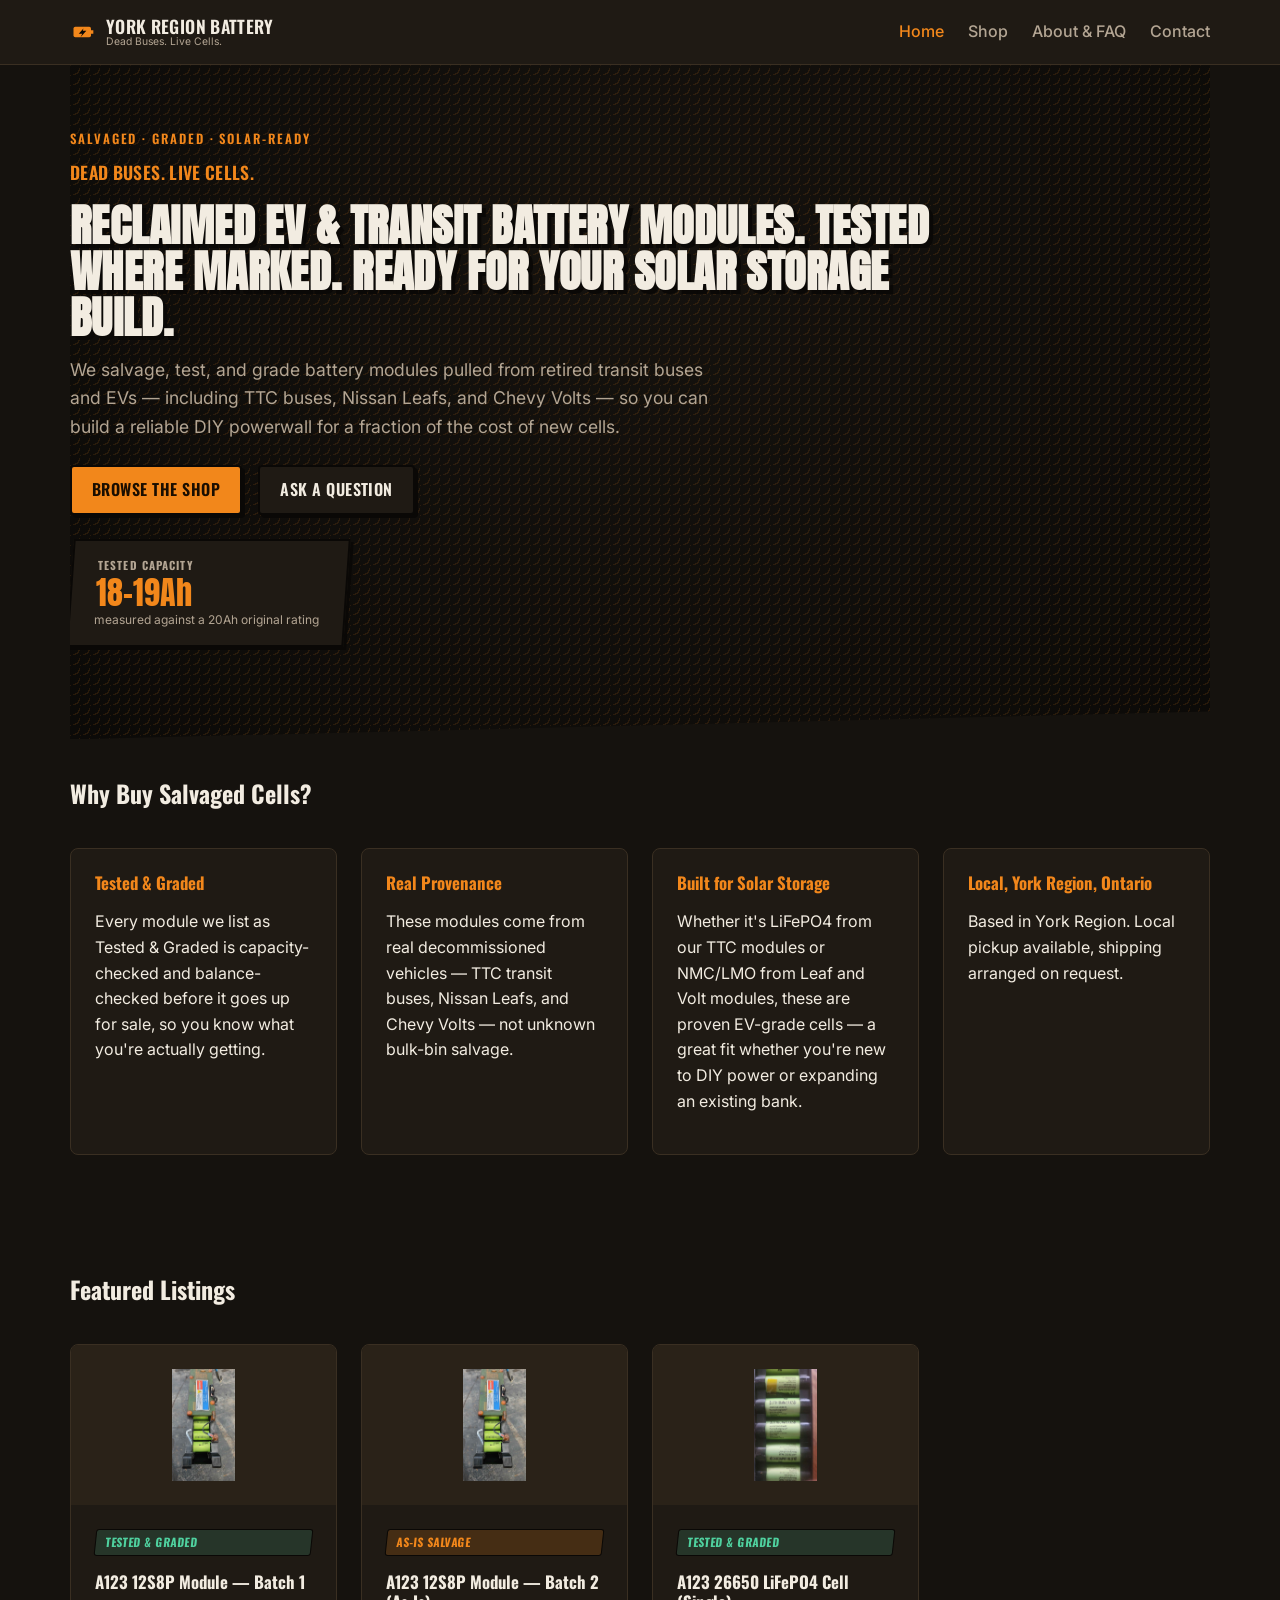
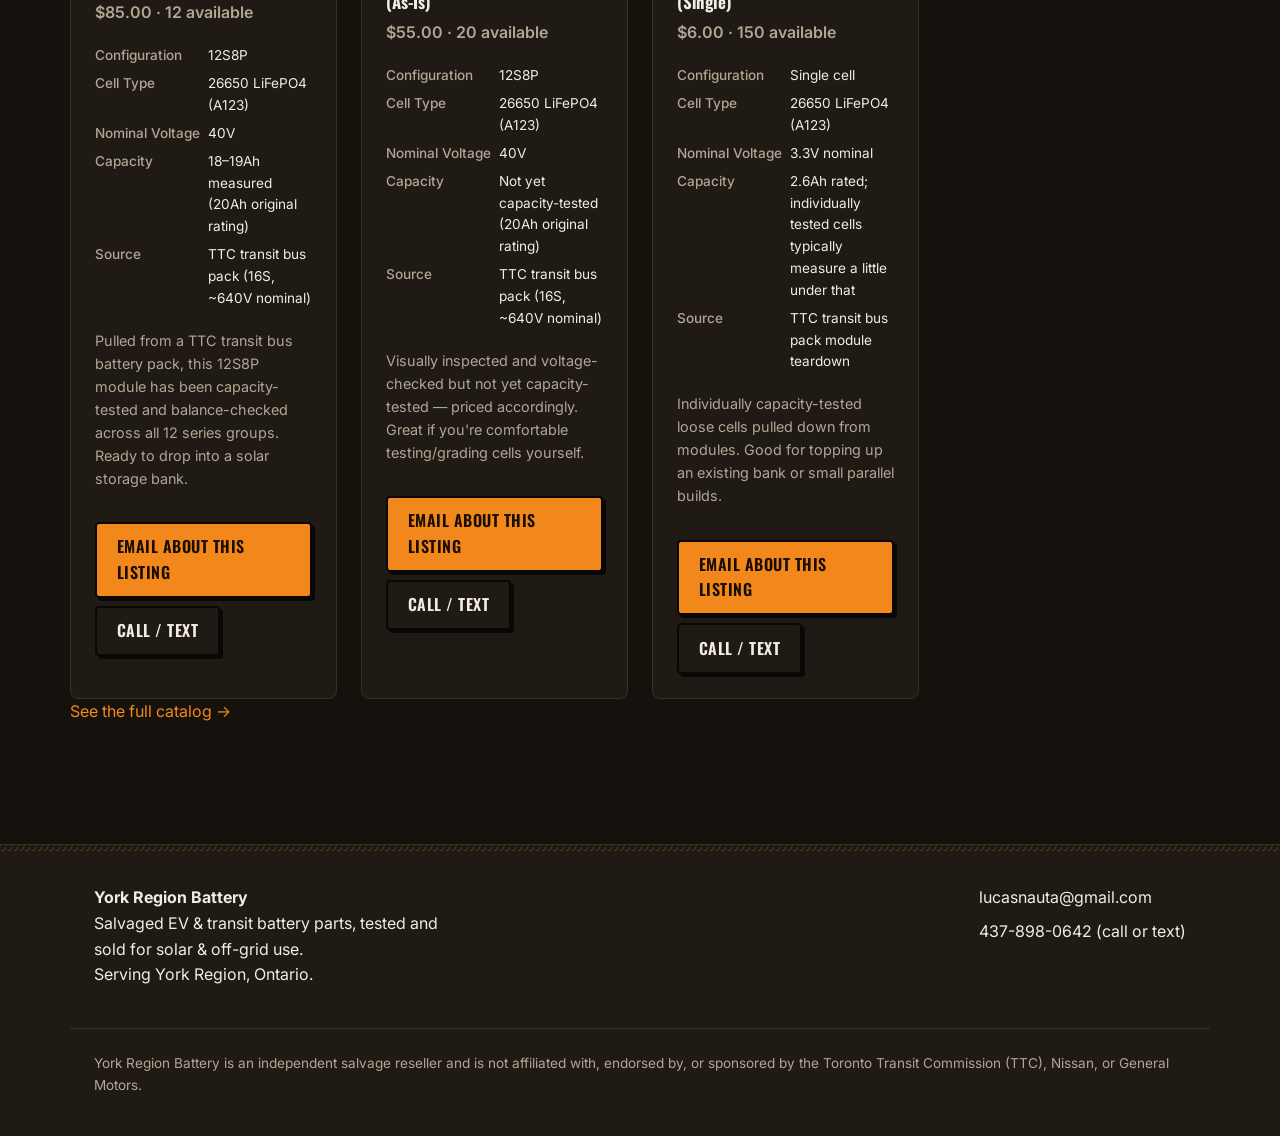
<file: index.html>
<!DOCTYPE html>
<html lang="en">
<head>
  <meta charset="UTF-8">
  <meta name="viewport" content="width=device-width, initial-scale=1.0">
  <title>York Region Battery | Salvaged EV &amp; Transit Battery Modules for Solar Storage</title>
  <meta name="description" content="York Region Battery sells tested, salvaged battery modules reclaimed from TTC transit buses, Nissan Leafs, and Chevy Volts — ideal for DIY solar and off-grid power storage in York Region, Ontario.">
  <link rel="icon" type="image/svg+xml" href="favicon.svg">
  <link rel="preconnect" href="https://fonts.googleapis.com">
  <link rel="preconnect" href="https://fonts.gstatic.com" crossorigin>
  <link href="https://fonts.googleapis.com/css2?family=Anton&family=Oswald:wght@500;600;700&family=Inter:wght@400;500;600&display=swap" rel="stylesheet">
  <link rel="stylesheet" href="css/style.css">
</head>
<body>
  <header class="site-header">
    <div class="container site-header__inner">
      <a class="brand" href="index.html">
        <img class="brand__mark" src="images/placeholders/brand-mark.svg" alt="" width="28" height="28">
        <span class="brand__text">
          <span class="brand__name">York Region Battery</span>
          <span class="brand__tagline">Dead Buses. Live Cells.</span>
        </span>
      </a>
      <nav class="site-nav" aria-label="Primary">
        <a href="index.html" aria-current="page">Home</a>
        <a href="shop.html">Shop</a>
        <a href="about.html">About &amp; FAQ</a>
        <a href="contact.html">Contact</a>
      </nav>
    </div>
  </header>

  <main>
    <section class="hero container">
      <p class="eyebrow">Salvaged &middot; Graded &middot; Solar-Ready</p>
      <p class="hero__tagline">Dead Buses. Live Cells.</p>
      <h1>Reclaimed EV &amp; Transit Battery Modules. Tested Where Marked. Ready for Your Solar Storage Build.</h1>
      <p class="hero__subhead">We salvage, test, and grade battery modules pulled from retired transit buses and EVs — including TTC buses, Nissan Leafs, and Chevy Volts — so you can build a reliable DIY powerwall for a fraction of the cost of new cells.</p>
      <div class="hero__actions">
        <a class="button button--primary" href="shop.html">Browse the Shop</a>
        <a class="button button--secondary" href="contact.html">Ask a Question</a>
      </div>
      <div class="hero__stat">
        <span class="hero__stat-label">Tested Capacity</span>
        <span class="hero__stat-number">18&ndash;19Ah</span>
        <span class="hero__stat-sub">measured against a 20Ah original rating</span>
      </div>
    </section>

    <section class="page-section container">
      <h2>Why Buy Salvaged Cells?</h2>
      <div class="trust-grid">
        <div class="trust-card">
          <h3>Tested &amp; Graded</h3>
          <p>Every module we list as Tested &amp; Graded is capacity-checked and balance-checked before it goes up for sale, so you know what you're actually getting.</p>
        </div>
        <div class="trust-card">
          <h3>Real Provenance</h3>
          <p>These modules come from real decommissioned vehicles — TTC transit buses, Nissan Leafs, and Chevy Volts — not unknown bulk-bin salvage.</p>
        </div>
        <div class="trust-card">
          <h3>Built for Solar Storage</h3>
          <p>Whether it's LiFePO4 from our TTC modules or NMC/LMO from Leaf and Volt modules, these are proven EV-grade cells — a great fit whether you're new to DIY power or expanding an existing bank.</p>
        </div>
        <div class="trust-card">
          <h3>Local, York Region, Ontario</h3>
          <p>Based in York Region. Local pickup available, shipping arranged on request.</p>
        </div>
      </div>
    </section>

    <section class="page-section container">
      <h2>Featured Listings</h2>
      <div id="featured-listings" class="catalog-grid"></div>
      <p><a href="shop.html">See the full catalog &rarr;</a></p>
    </section>
  </main>

  <footer class="site-footer">
    <div class="container site-footer__inner">
      <div class="site-footer__brand">
        <strong>York Region Battery</strong>
        <p>Salvaged EV &amp; transit battery parts, tested and sold for solar &amp; off-grid use.<br>Serving York Region, Ontario.</p>
      </div>
      <div class="site-footer__contact">
        <a href="mailto:lucasnauta@gmail.com">lucasnauta@gmail.com</a>
        <a href="tel:+14378980642">437-898-0642 (call or text)</a>
      </div>
    </div>
    <div class="container site-footer__legal">
      <p>York Region Battery is an independent salvage reseller and is not affiliated with, endorsed by, or sponsored by the Toronto Transit Commission (TTC), Nissan, or General Motors.</p>
    </div>
  </footer>

  <script src="js/listings.js"></script>
  <script src="js/format.js"></script>
  <script src="js/catalog.js"></script>
  <script src="js/home-page.js"></script>
</body>
</html>
</file>
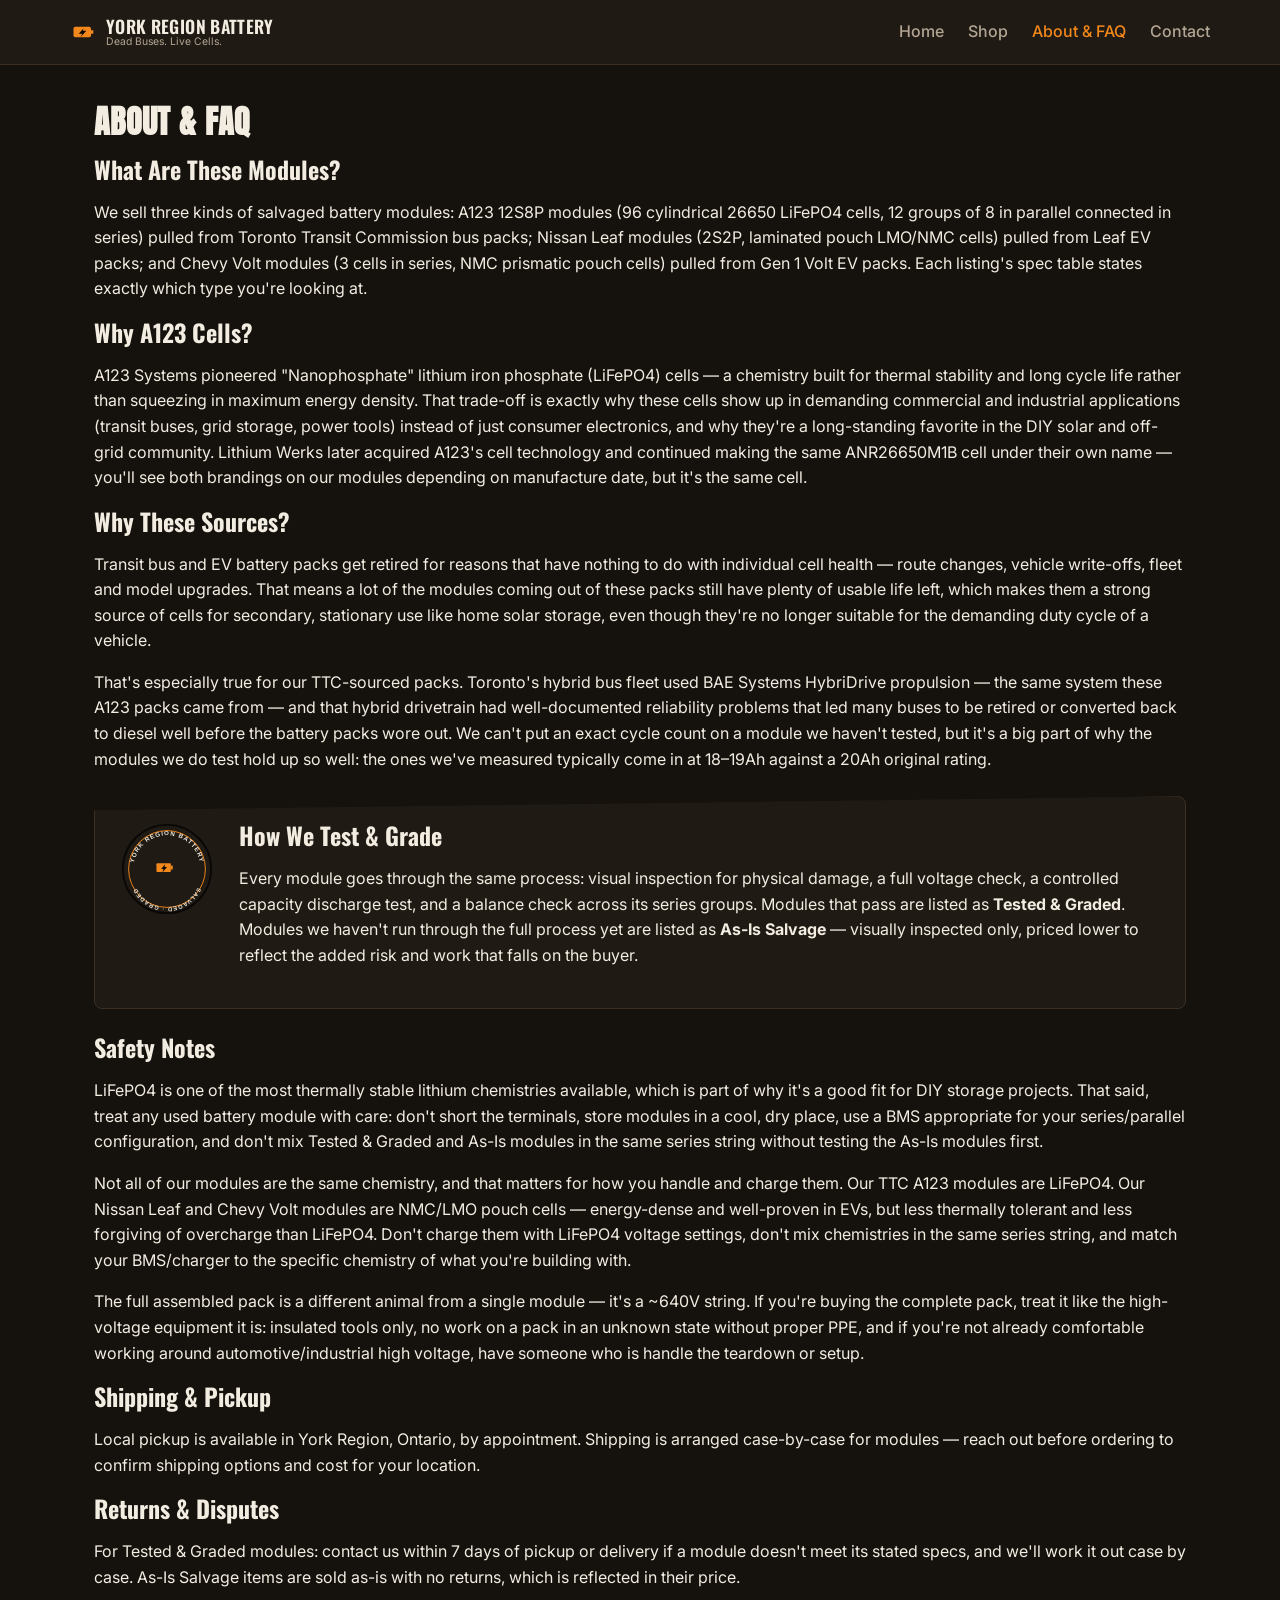
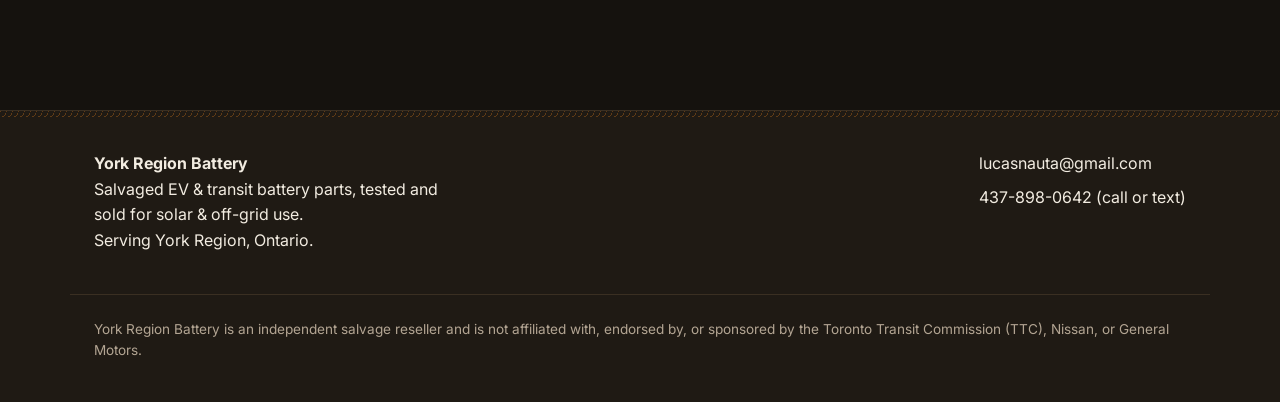
<file: about.html>
<!DOCTYPE html>
<html lang="en">
<head>
  <meta charset="UTF-8">
  <meta name="viewport" content="width=device-width, initial-scale=1.0">
  <title>About &amp; FAQ | York Region Battery</title>
  <meta name="description" content="What our salvaged EV and transit battery modules are, why they come from TTC buses, Nissan Leafs, and Chevy Volts, how York Region Battery tests and grades them, and our safety, shipping, and return policies.">
  <link rel="icon" type="image/svg+xml" href="favicon.svg">
  <link rel="preconnect" href="https://fonts.googleapis.com">
  <link rel="preconnect" href="https://fonts.gstatic.com" crossorigin>
  <link href="https://fonts.googleapis.com/css2?family=Anton&family=Oswald:wght@500;600;700&family=Inter:wght@400;500;600&display=swap" rel="stylesheet">
  <link rel="stylesheet" href="css/style.css">
</head>
<body>
  <header class="site-header">
    <div class="container site-header__inner">
      <a class="brand" href="index.html">
        <img class="brand__mark" src="images/placeholders/brand-mark.svg" alt="" width="28" height="28">
        <span class="brand__text">
          <span class="brand__name">York Region Battery</span>
          <span class="brand__tagline">Dead Buses. Live Cells.</span>
        </span>
      </a>
      <nav class="site-nav" aria-label="Primary">
        <a href="index.html">Home</a>
        <a href="shop.html">Shop</a>
        <a href="about.html" aria-current="page">About &amp; FAQ</a>
        <a href="contact.html">Contact</a>
      </nav>
    </div>
  </header>

  <main class="container">
    <section class="page-section">
      <h1>About &amp; FAQ</h1>

      <h2>What Are These Modules?</h2>
      <p>We sell three kinds of salvaged battery modules: A123 12S8P modules (96 cylindrical 26650 LiFePO4 cells, 12 groups of 8 in parallel connected in series) pulled from Toronto Transit Commission bus packs; Nissan Leaf modules (2S2P, laminated pouch LMO/NMC cells) pulled from Leaf EV packs; and Chevy Volt modules (3 cells in series, NMC prismatic pouch cells) pulled from Gen 1 Volt EV packs. Each listing's spec table states exactly which type you're looking at.</p>

      <h2>Why A123 Cells?</h2>
      <p>A123 Systems pioneered "Nanophosphate" lithium iron phosphate (LiFePO4) cells — a chemistry built for thermal stability and long cycle life rather than squeezing in maximum energy density. That trade-off is exactly why these cells show up in demanding commercial and industrial applications (transit buses, grid storage, power tools) instead of just consumer electronics, and why they're a long-standing favorite in the DIY solar and off-grid community. Lithium Werks later acquired A123's cell technology and continued making the same ANR26650M1B cell under their own name — you'll see both brandings on our modules depending on manufacture date, but it's the same cell.</p>

      <h2>Why These Sources?</h2>
      <p>Transit bus and EV battery packs get retired for reasons that have nothing to do with individual cell health — route changes, vehicle write-offs, fleet and model upgrades. That means a lot of the modules coming out of these packs still have plenty of usable life left, which makes them a strong source of cells for secondary, stationary use like home solar storage, even though they're no longer suitable for the demanding duty cycle of a vehicle.</p>
      <p>That's especially true for our TTC-sourced packs. Toronto's hybrid bus fleet used BAE Systems HybriDrive propulsion — the same system these A123 packs came from — and that hybrid drivetrain had well-documented reliability problems that led many buses to be retired or converted back to diesel well before the battery packs wore out. We can't put an exact cycle count on a module we haven't tested, but it's a big part of why the modules we do test hold up so well: the ones we've measured typically come in at 18–19Ah against a 20Ah original rating.</p>

      <div class="section-accent">
        <img class="stamp-mark" src="images/placeholders/inspection-stamp.svg" alt="" width="96" height="96">
        <div>
          <h2>How We Test &amp; Grade</h2>
          <p>Every module goes through the same process: visual inspection for physical damage, a full voltage check, a controlled capacity discharge test, and a balance check across its series groups. Modules that pass are listed as <strong>Tested &amp; Graded</strong>. Modules we haven't run through the full process yet are listed as <strong>As-Is Salvage</strong> — visually inspected only, priced lower to reflect the added risk and work that falls on the buyer.</p>
        </div>
      </div>

      <h2>Safety Notes</h2>
      <p>LiFePO4 is one of the most thermally stable lithium chemistries available, which is part of why it's a good fit for DIY storage projects. That said, treat any used battery module with care: don't short the terminals, store modules in a cool, dry place, use a BMS appropriate for your series/parallel configuration, and don't mix Tested &amp; Graded and As-Is modules in the same series string without testing the As-Is modules first.</p>
      <p>Not all of our modules are the same chemistry, and that matters for how you handle and charge them. Our TTC A123 modules are LiFePO4. Our Nissan Leaf and Chevy Volt modules are NMC/LMO pouch cells — energy-dense and well-proven in EVs, but less thermally tolerant and less forgiving of overcharge than LiFePO4. Don't charge them with LiFePO4 voltage settings, don't mix chemistries in the same series string, and match your BMS/charger to the specific chemistry of what you're building with.</p>
      <p>The full assembled pack is a different animal from a single module — it's a ~640V string. If you're buying the complete pack, treat it like the high-voltage equipment it is: insulated tools only, no work on a pack in an unknown state without proper PPE, and if you're not already comfortable working around automotive/industrial high voltage, have someone who is handle the teardown or setup.</p>

      <h2>Shipping &amp; Pickup</h2>
      <p>Local pickup is available in York Region, Ontario, by appointment. Shipping is arranged case-by-case for modules — reach out before ordering to confirm shipping options and cost for your location.</p>

      <h2>Returns &amp; Disputes</h2>
      <p>For Tested &amp; Graded modules: contact us within 7 days of pickup or delivery if a module doesn't meet its stated specs, and we'll work it out case by case. As-Is Salvage items are sold as-is with no returns, which is reflected in their price.</p>
    </section>
  </main>

  <footer class="site-footer">
    <div class="container site-footer__inner">
      <div class="site-footer__brand">
        <strong>York Region Battery</strong>
        <p>Salvaged EV &amp; transit battery parts, tested and sold for solar &amp; off-grid use.<br>Serving York Region, Ontario.</p>
      </div>
      <div class="site-footer__contact">
        <a href="mailto:lucasnauta@gmail.com">lucasnauta@gmail.com</a>
        <a href="tel:+14378980642">437-898-0642 (call or text)</a>
      </div>
    </div>
    <div class="container site-footer__legal">
      <p>York Region Battery is an independent salvage reseller and is not affiliated with, endorsed by, or sponsored by the Toronto Transit Commission (TTC), Nissan, or General Motors.</p>
    </div>
  </footer>
</body>
</html>
</file>
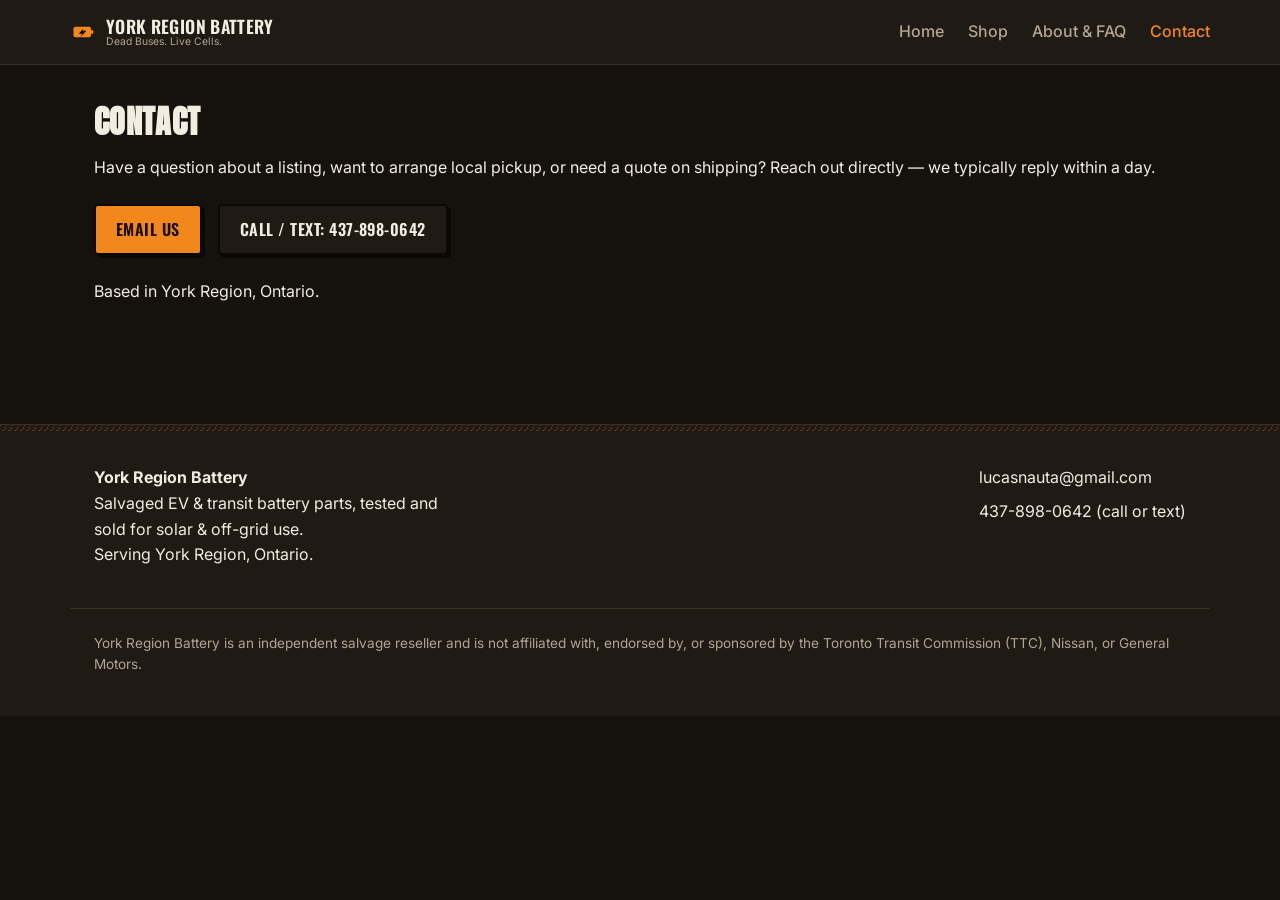
<file: contact.html>
<!DOCTYPE html>
<html lang="en">
<head>
  <meta charset="UTF-8">
  <meta name="viewport" content="width=device-width, initial-scale=1.0">
  <title>Contact | York Region Battery</title>
  <meta name="description" content="Contact York Region Battery by email or phone about salvaged EV and transit battery module listings, local pickup, or shipping in York Region, Ontario.">
  <link rel="icon" type="image/svg+xml" href="favicon.svg">
  <link rel="preconnect" href="https://fonts.googleapis.com">
  <link rel="preconnect" href="https://fonts.gstatic.com" crossorigin>
  <link href="https://fonts.googleapis.com/css2?family=Anton&family=Oswald:wght@500;600;700&family=Inter:wght@400;500;600&display=swap" rel="stylesheet">
  <link rel="stylesheet" href="css/style.css">
</head>
<body>
  <header class="site-header">
    <div class="container site-header__inner">
      <a class="brand" href="index.html">
        <img class="brand__mark" src="images/placeholders/brand-mark.svg" alt="" width="28" height="28">
        <span class="brand__text">
          <span class="brand__name">York Region Battery</span>
          <span class="brand__tagline">Dead Buses. Live Cells.</span>
        </span>
      </a>
      <nav class="site-nav" aria-label="Primary">
        <a href="index.html">Home</a>
        <a href="shop.html">Shop</a>
        <a href="about.html">About &amp; FAQ</a>
        <a href="contact.html" aria-current="page">Contact</a>
      </nav>
    </div>
  </header>

  <main class="container">
    <section class="page-section">
      <h1>Contact</h1>
      <p>Have a question about a listing, want to arrange local pickup, or need a quote on shipping? Reach out directly — we typically reply within a day.</p>
      <div class="contact-actions">
        <a class="button button--primary" href="mailto:lucasnauta@gmail.com?subject=General%20Inquiry">Email Us</a>
        <a class="button button--secondary" href="tel:+14378980642">Call / Text: 437-898-0642</a>
      </div>
      <p>Based in York Region, Ontario.</p>
    </section>
  </main>

  <footer class="site-footer">
    <div class="container site-footer__inner">
      <div class="site-footer__brand">
        <strong>York Region Battery</strong>
        <p>Salvaged EV &amp; transit battery parts, tested and sold for solar &amp; off-grid use.<br>Serving York Region, Ontario.</p>
      </div>
      <div class="site-footer__contact">
        <a href="mailto:lucasnauta@gmail.com">lucasnauta@gmail.com</a>
        <a href="tel:+14378980642">437-898-0642 (call or text)</a>
      </div>
    </div>
    <div class="container site-footer__legal">
      <p>York Region Battery is an independent salvage reseller and is not affiliated with, endorsed by, or sponsored by the Toronto Transit Commission (TTC), Nissan, or General Motors.</p>
    </div>
  </footer>
</body>
</html>
</file>
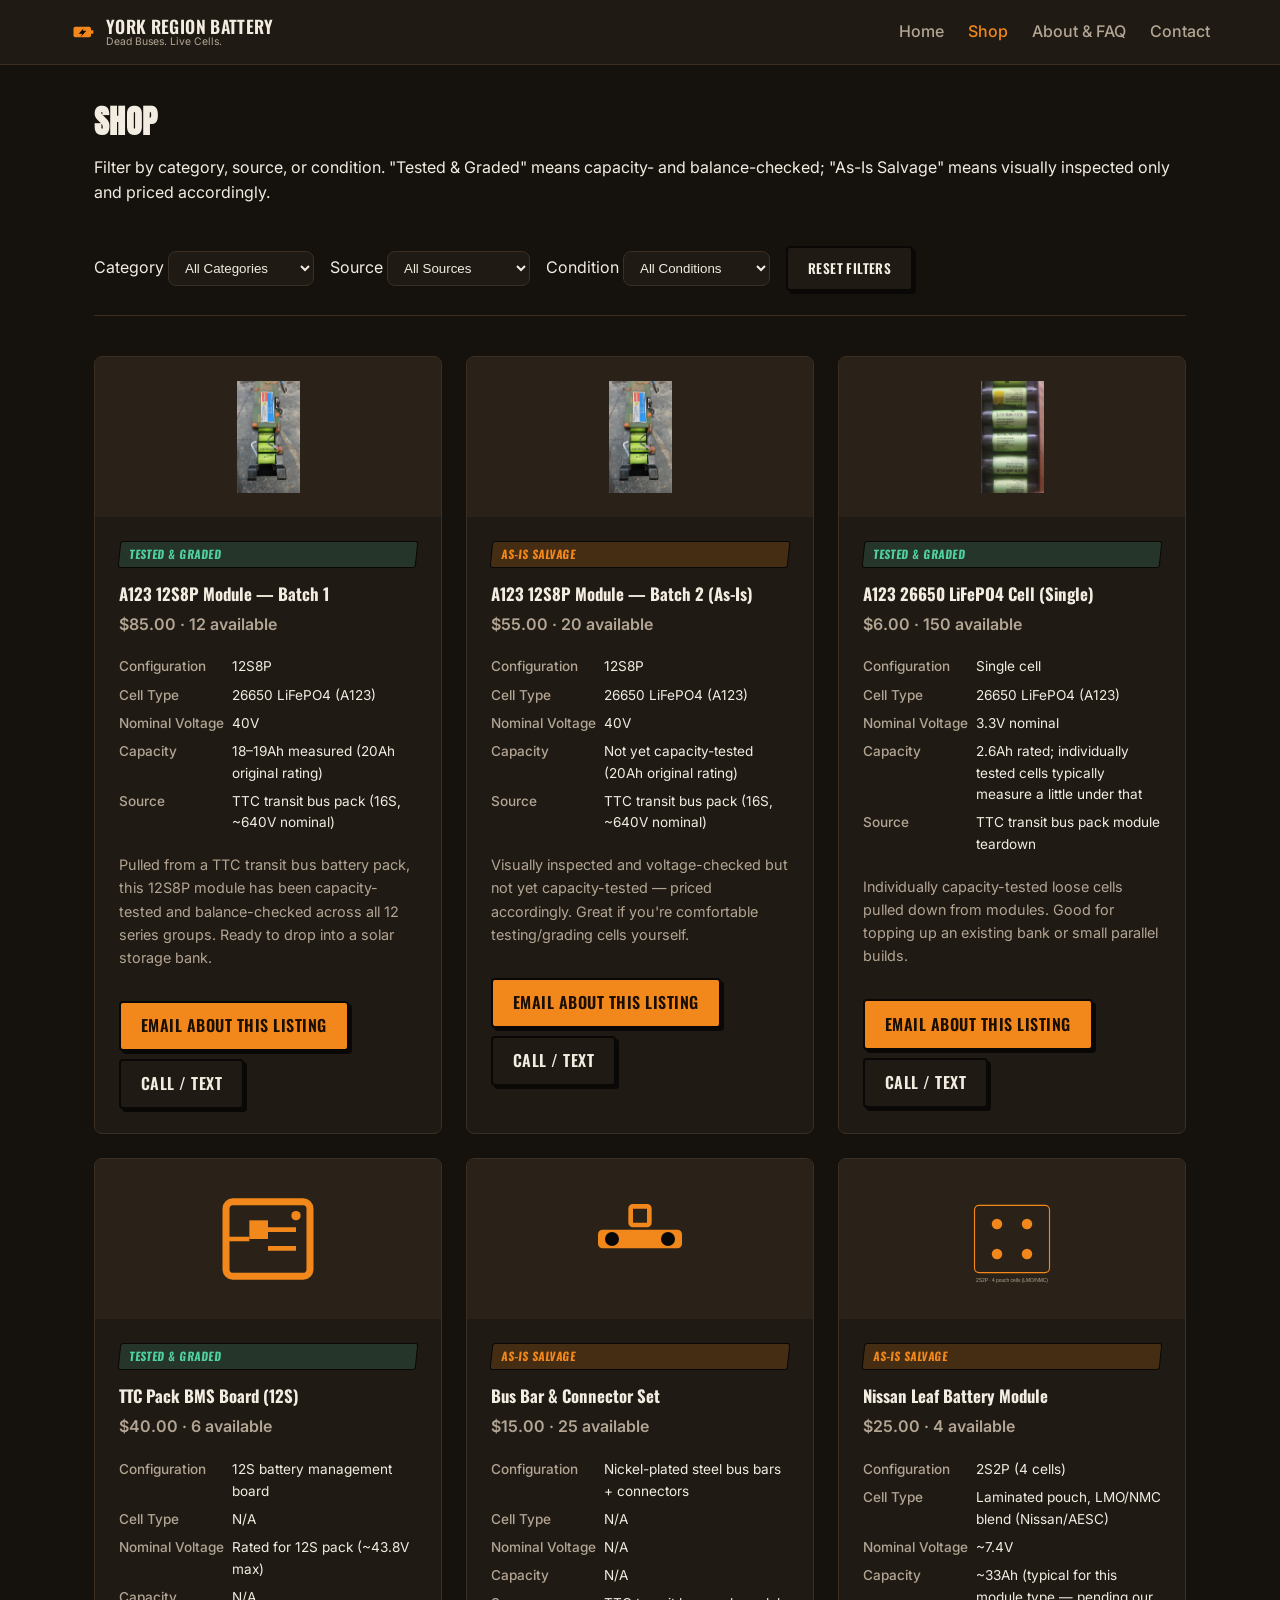
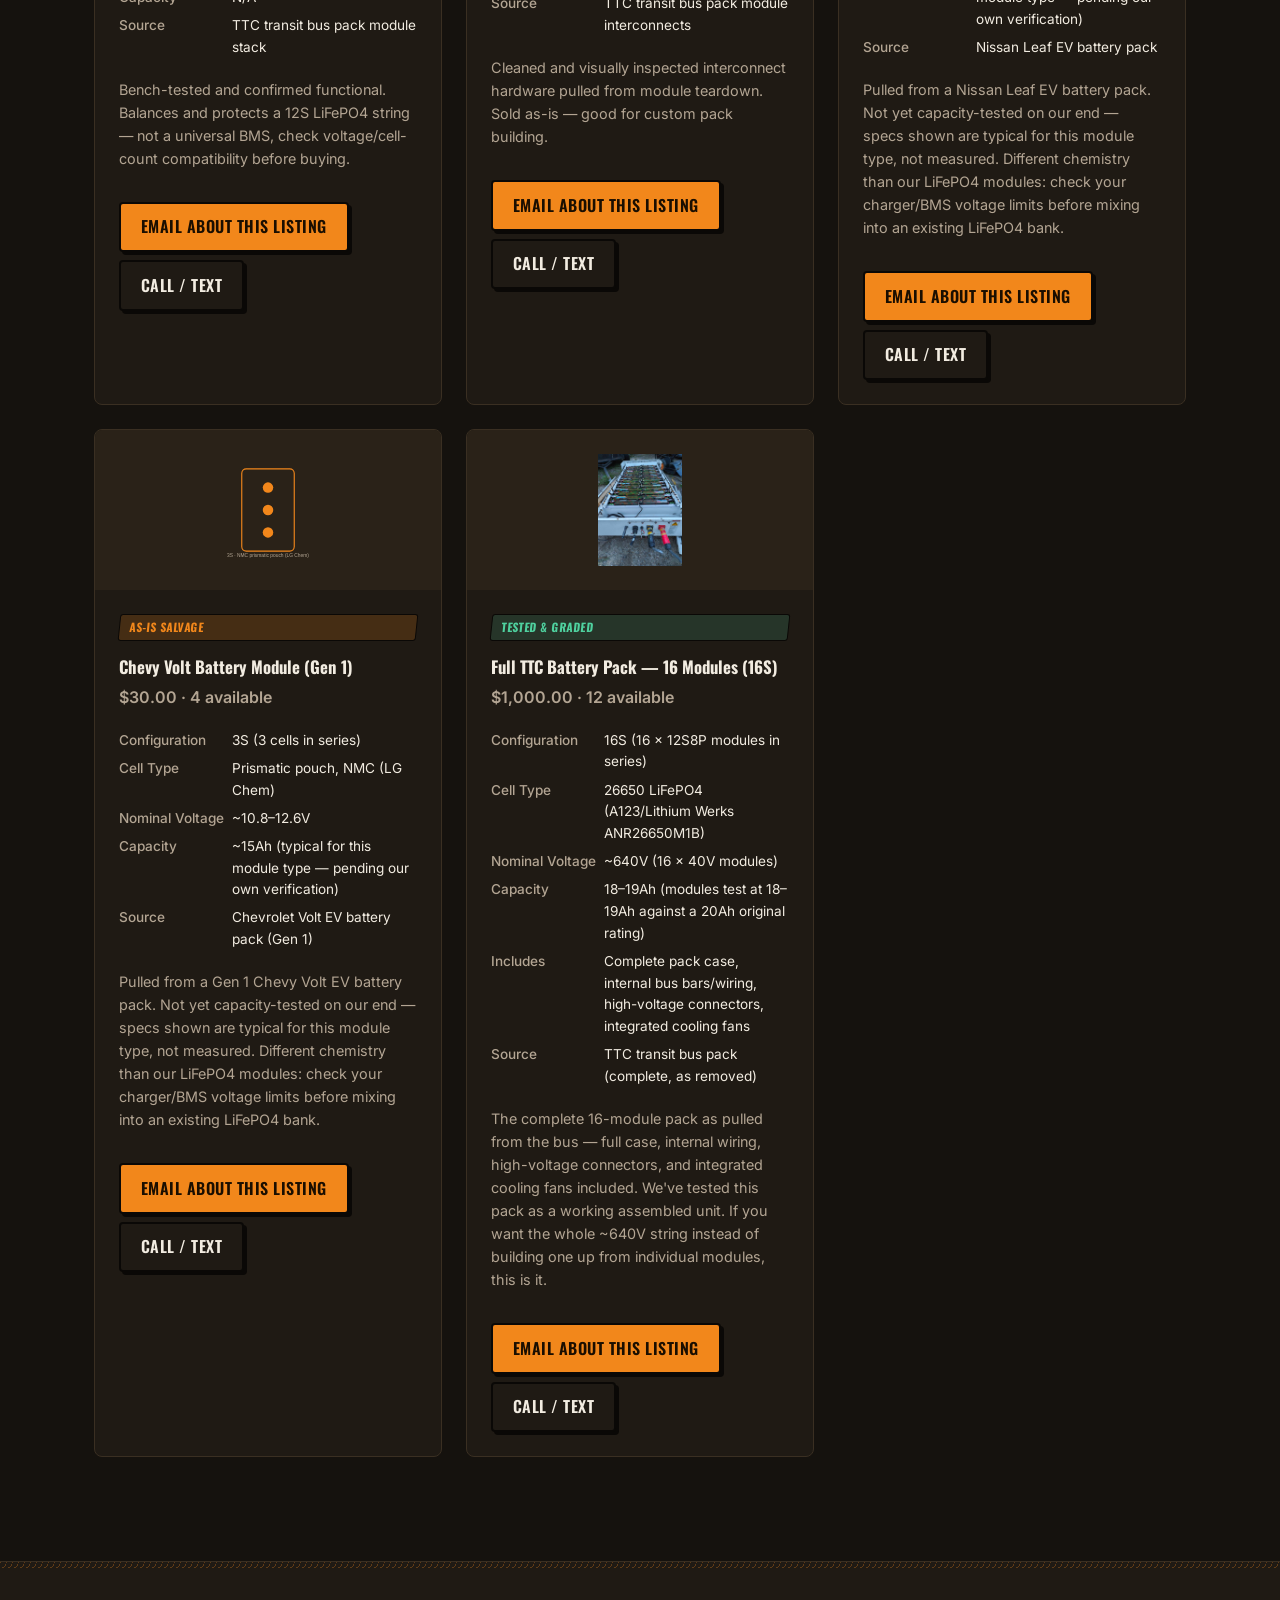
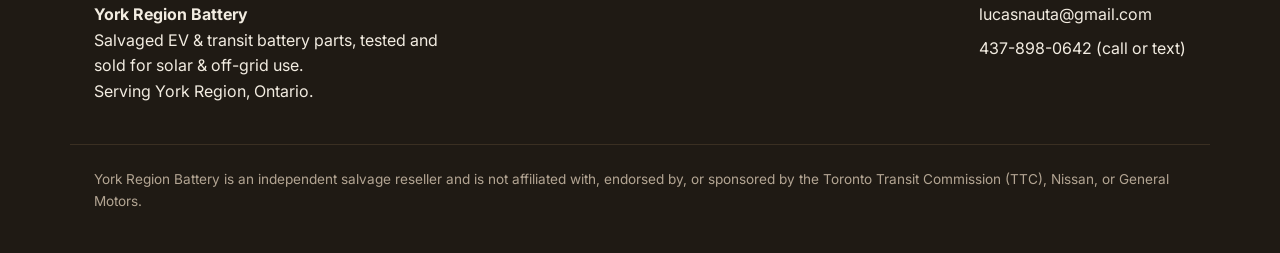
<file: shop.html>
<!DOCTYPE html>
<html lang="en">
<head>
  <meta charset="UTF-8">
  <meta name="viewport" content="width=device-width, initial-scale=1.0">
  <title>Shop | York Region Battery</title>
  <meta name="description" content="Browse tested and as-is salvaged battery modules, loose cells, BMS boards, and hardware from TTC transit buses, Nissan Leafs, and Chevy Volts.">
  <link rel="icon" type="image/svg+xml" href="favicon.svg">
  <link rel="preconnect" href="https://fonts.googleapis.com">
  <link rel="preconnect" href="https://fonts.gstatic.com" crossorigin>
  <link href="https://fonts.googleapis.com/css2?family=Anton&family=Oswald:wght@500;600;700&family=Inter:wght@400;500;600&display=swap" rel="stylesheet">
  <link rel="stylesheet" href="css/style.css">
</head>
<body>
  <header class="site-header">
    <div class="container site-header__inner">
      <a class="brand" href="index.html">
        <img class="brand__mark" src="images/placeholders/brand-mark.svg" alt="" width="28" height="28">
        <span class="brand__text">
          <span class="brand__name">York Region Battery</span>
          <span class="brand__tagline">Dead Buses. Live Cells.</span>
        </span>
      </a>
      <nav class="site-nav" aria-label="Primary">
        <a href="index.html">Home</a>
        <a href="shop.html" aria-current="page">Shop</a>
        <a href="about.html">About &amp; FAQ</a>
        <a href="contact.html">Contact</a>
      </nav>
    </div>
  </header>

  <main class="container">
    <section class="page-section">
      <h1>Shop</h1>
      <p>Filter by category, source, or condition. "Tested &amp; Graded" means capacity- and balance-checked; "As-Is Salvage" means visually inspected only and priced accordingly.</p>

      <div class="filter-bar">
        <label>
          Category
          <select id="filter-category">
            <option value="all">All Categories</option>
            <option value="modules">Modules</option>
            <option value="packs">Full Packs</option>
            <option value="cells">Loose Cells</option>
            <option value="bms">BMS &amp; Electrical</option>
            <option value="hardware">Hardware</option>
          </select>
        </label>
        <label>
          Source
          <select id="filter-source">
            <option value="all">All Sources</option>
            <option value="ttc">TTC Transit Bus</option>
            <option value="leaf">Nissan Leaf</option>
            <option value="volt">Chevy Volt</option>
          </select>
        </label>
        <label>
          Condition
          <select id="filter-condition">
            <option value="all">All Conditions</option>
            <option value="tested">Tested &amp; Graded</option>
            <option value="as-is">As-Is Salvage</option>
          </select>
        </label>
        <button type="button" id="filter-reset" class="button button--secondary">Reset Filters</button>
      </div>

      <div id="catalog-grid" class="catalog-grid"></div>
      <p id="catalog-empty" class="catalog-empty" hidden>No listings match those filters right now — try a different combination or check back soon.</p>
    </section>
  </main>

  <footer class="site-footer">
    <div class="container site-footer__inner">
      <div class="site-footer__brand">
        <strong>York Region Battery</strong>
        <p>Salvaged EV &amp; transit battery parts, tested and sold for solar &amp; off-grid use.<br>Serving York Region, Ontario.</p>
      </div>
      <div class="site-footer__contact">
        <a href="mailto:lucasnauta@gmail.com">lucasnauta@gmail.com</a>
        <a href="tel:+14378980642">437-898-0642 (call or text)</a>
      </div>
    </div>
    <div class="container site-footer__legal">
      <p>York Region Battery is an independent salvage reseller and is not affiliated with, endorsed by, or sponsored by the Toronto Transit Commission (TTC), Nissan, or General Motors.</p>
    </div>
  </footer>

  <script src="js/listings.js"></script>
  <script src="js/format.js"></script>
  <script src="js/catalog.js"></script>
  <script src="js/shop-page.js"></script>
</body>
</html>
</file>
<file: css/style.css>
/* ---------- Reset & Base ---------- */
*, *::before, *::after { box-sizing: border-box; }
html { font-size: 16px; }
body {
  margin: 0;
  font-family: var(--font-body);
  background-color: var(--color-bg);
  color: var(--color-text);
  line-height: 1.6;
}
img { max-width: 100%; display: block; }
a { color: var(--color-accent); text-decoration: none; }
a:hover { text-decoration: underline; }
h1 { font-family: var(--font-display); text-transform: uppercase; letter-spacing: 0.01em; line-height: 1.05; margin: 0 0 var(--space-sm); font-size: 2rem; }
h2, h3 { font-family: var(--font-heading); line-height: 1.2; margin: 0 0 var(--space-sm); }
p { margin: 0 0 var(--space-sm); }

/* ---------- Design Tokens ---------- */
:root {
  --color-bg: #15120e;
  --color-surface: #1f1a14;
  --color-surface-alt: #2a2218;
  --color-border: #3a2f22;
  --color-border-ink: #0a0806;
  --color-text: #f2ece1;
  --color-text-muted: #b3a593;
  --color-accent: #f2871b;
  --color-accent-dark: #c96a0f;
  --color-good: #4fd19f;
  --color-good-bg: rgba(79, 209, 159, 0.15);
  --color-caution: #f2871b;
  --color-caution-bg: rgba(242, 135, 27, 0.18);

  --font-display: 'Anton', system-ui, sans-serif;
  --font-heading: 'Oswald', system-ui, sans-serif;
  --font-body: 'Inter', system-ui, sans-serif;

  --space-xs: 0.5rem;
  --space-sm: 1rem;
  --space-md: 1.5rem;
  --space-lg: 2.5rem;
  --space-xl: 4rem;

  --max-width: 1140px;
  --radius: 8px;
}

/* ---------- Layout ---------- */
.container { max-width: var(--max-width); margin: 0 auto; padding: 0 var(--space-md); }
.page-section { padding: var(--space-lg) 0; }

/* ---------- Eyebrow ---------- */
.eyebrow { font-family: var(--font-heading); text-transform: uppercase; letter-spacing: 0.15em; font-size: 0.8rem; font-weight: 600; color: var(--color-accent); margin: 0 0 var(--space-xs); }

/* ---------- Header ---------- */
.site-header { border-bottom: 1px solid var(--color-border); background-color: var(--color-surface); }
.site-header__inner { display: flex; align-items: center; justify-content: space-between; padding: var(--space-sm) 0; }
.brand { display: flex; align-items: center; gap: var(--space-xs); color: var(--color-text); }
.brand:hover { text-decoration: none; }
.brand__mark { width: 28px; height: 28px; }
.brand__text { display: flex; flex-direction: column; line-height: 1.15; }
.brand__name { font-family: var(--font-heading); font-weight: 600; font-size: 1.1rem; letter-spacing: 0.02em; text-transform: uppercase; }
.brand__tagline { font-family: var(--font-body); font-size: 0.65rem; font-weight: 400; color: var(--color-text-muted); text-transform: none; letter-spacing: 0; }
.site-nav { display: flex; gap: var(--space-md); }
.site-nav a { color: var(--color-text-muted); font-weight: 500; }
.site-nav a:hover, .site-nav a[aria-current="page"] { color: var(--color-accent); }

/* ---------- Footer ---------- */
.site-footer { position: relative; border-top: 1px solid var(--color-border); background-color: var(--color-surface); margin-top: var(--space-xl); padding: var(--space-lg) 0 var(--space-md); }
.site-footer::before { content: ""; position: absolute; top: 0; left: 0; right: 0; height: 6px; background-image: repeating-radial-gradient(circle at 0 0, rgba(242, 135, 27, 0.3) 0, rgba(242, 135, 27, 0.3) 1px, transparent 1px, transparent 6px); background-size: 6px 6px; }
.site-footer__inner { display: flex; flex-wrap: wrap; gap: var(--space-lg); justify-content: space-between; }
.site-footer__brand { max-width: 36ch; }
.site-footer__contact a { display: block; color: var(--color-text); margin-bottom: var(--space-xs); }
.site-footer__legal { margin-top: var(--space-md); padding-top: var(--space-md); border-top: 1px solid var(--color-border); color: var(--color-text-muted); font-size: 0.85rem; }

/* ---------- Buttons ---------- */
.button { display: inline-block; padding: 0.65rem 1.25rem; border-radius: 4px; font-family: var(--font-heading); font-weight: 600; text-transform: uppercase; letter-spacing: 0.03em; text-decoration: none; border: 2px solid var(--color-border-ink); box-shadow: 3px 3px 0 var(--color-border-ink); transition: transform 0.15s ease, box-shadow 0.15s ease; }
.button:hover { transform: translate(-2px, -2px); box-shadow: 6px 6px 0 var(--color-border-ink); text-decoration: none; }
.button--primary { background-color: var(--color-accent); color: #1a0e00; }
.button--primary:hover { background-color: var(--color-accent-dark); }
.button--secondary { background-color: var(--color-surface); color: var(--color-text); }
.button--secondary:hover { border-color: var(--color-accent); color: var(--color-accent); }

/* ---------- Badges ---------- */
.badge { display: inline-block; padding: 0.2rem 0.6rem; border: 1.5px solid var(--color-border-ink); border-radius: 3px; font-size: 0.72rem; font-weight: 700; letter-spacing: 0.04em; text-transform: uppercase; font-family: var(--font-heading); transform: skewX(-6deg); }
.badge--tested { background-color: var(--color-good-bg); color: var(--color-good); }
.badge--asis { background-color: var(--color-caution-bg); color: var(--color-caution); }

/* ---------- Catalog Grid & Cards ---------- */
.catalog-grid { display: grid; grid-template-columns: repeat(auto-fill, minmax(260px, 1fr)); gap: var(--space-md); margin-top: var(--space-lg); }
.listing-card { background-color: var(--color-surface); border: 1px solid var(--color-border); border-radius: var(--radius); overflow: hidden; display: flex; flex-direction: column; transition: transform 0.15s ease, border-color 0.15s ease; }
.listing-card:hover { transform: translateY(-2px); border-color: var(--color-accent); }
.listing-card__image { width: 100%; height: 160px; object-fit: contain; background-color: var(--color-surface-alt); padding: var(--space-md); }
.listing-card__body { padding: var(--space-md); display: flex; flex-direction: column; gap: var(--space-xs); }
.listing-card__title { font-size: 1.05rem; margin: var(--space-xs) 0 0; }
.listing-card__price { color: var(--color-text-muted); font-weight: 600; margin: 0; }
.listing-card__specs { width: 100%; border-collapse: collapse; font-size: 0.85rem; margin: var(--space-xs) 0; }
.listing-card__specs th { text-align: left; color: var(--color-text-muted); font-weight: 500; padding: 0.2rem 0.5rem 0.2rem 0; vertical-align: top; white-space: nowrap; }
.listing-card__specs td { padding: 0.2rem 0; }
.listing-card__description { font-size: 0.9rem; color: var(--color-text-muted); }
.listing-card__actions { display: flex; gap: var(--space-xs); margin-top: var(--space-xs); flex-wrap: wrap; }

/* ---------- Hero ---------- */
.hero {
  position: relative;
  padding: var(--space-xl) 0 calc(var(--space-xl) + 28px);
  background-image:
    repeating-radial-gradient(circle at 0 0, rgba(242, 135, 27, 0.12) 0, rgba(242, 135, 27, 0.12) 1.5px, transparent 1.5px, transparent 10px),
    radial-gradient(circle at 50% 30%, rgba(0, 0, 0, 0) 0%, rgba(0, 0, 0, 0.45) 100%);
  background-size: 10px 10px, 100% 100%;
  clip-path: polygon(0 0, 100% 0, 100% calc(100% - 28px), 0 100%);
}
.hero h1 { font-size: 2.75rem; max-width: 42ch; margin-top: var(--space-xs); text-shadow: 4px 4px 0 var(--color-border-ink); }
.hero__stat { display: inline-flex; flex-direction: column; align-items: flex-start; gap: 0.1rem; margin-top: var(--space-md); padding: var(--space-sm) var(--space-md); background-color: var(--color-surface); border: 2px solid var(--color-border-ink); box-shadow: 3px 3px 0 var(--color-border-ink); transform: skewX(-4deg); }
.hero__stat-label { display: block; font-family: var(--font-heading); font-size: 0.7rem; font-weight: 700; text-transform: uppercase; letter-spacing: 0.1em; color: var(--color-text-muted); transform: skewX(4deg); }
.hero__stat-number { display: block; font-family: var(--font-display); font-size: 2rem; color: var(--color-accent); line-height: 1; transform: skewX(4deg); }
.hero__stat-sub { display: block; font-family: var(--font-body); font-size: 0.75rem; color: var(--color-text-muted); transform: skewX(4deg); }
.hero__subhead { max-width: 60ch; color: var(--color-text-muted); font-size: 1.1rem; }
.hero__actions { display: flex; gap: var(--space-sm); margin-top: var(--space-md); flex-wrap: wrap; }
.hero__tagline { font-family: var(--font-heading); font-size: 1.1rem; font-weight: 600; color: var(--color-accent); text-transform: uppercase; letter-spacing: 0.02em; margin: 0 0 var(--space-sm); }

/* ---------- Trust Points ---------- */
.trust-grid { display: grid; grid-template-columns: repeat(auto-fit, minmax(220px, 1fr)); gap: var(--space-md); margin: var(--space-lg) 0; }
.trust-card { background-color: var(--color-surface); border: 1px solid var(--color-border); border-radius: var(--radius); padding: var(--space-md); }
.trust-card h3 { font-size: 1.05rem; color: var(--color-accent); }

/* ---------- Filter Bar ---------- */
.filter-bar { display: flex; gap: var(--space-sm); align-items: center; flex-wrap: wrap; padding: var(--space-md) 0; border-bottom: 1px solid var(--color-border); }
.filter-bar select { background-color: var(--color-surface); color: var(--color-text); border: 1px solid var(--color-border); border-radius: var(--radius); padding: 0.5rem 0.75rem; }
.catalog-empty { padding: var(--space-lg) 0; color: var(--color-text-muted); text-align: center; }

/* ---------- Contact Actions ---------- */
.contact-actions { display: flex; gap: var(--space-sm); margin: var(--space-md) 0; flex-wrap: wrap; }

/* ---------- Section Accent (stamp callout) ---------- */
.section-accent { display: flex; gap: var(--space-md); align-items: flex-start; background-color: var(--color-surface); border: 1px solid var(--color-border); border-radius: var(--radius); padding: var(--space-md); clip-path: polygon(0 14px, 100% 0, 100% 100%, 0 100%); margin: var(--space-md) 0; }
.section-accent > div { flex: 1; }
.stamp-mark { flex-shrink: 0; width: 96px; height: 96px; }

/* ---------- Responsive ---------- */
@media (max-width: 768px) {
  .site-header__inner { flex-direction: column; align-items: flex-start; gap: var(--space-xs); }
  .site-nav { gap: var(--space-sm); flex-wrap: wrap; }
  .section-accent { flex-direction: column; }
}
</file>
